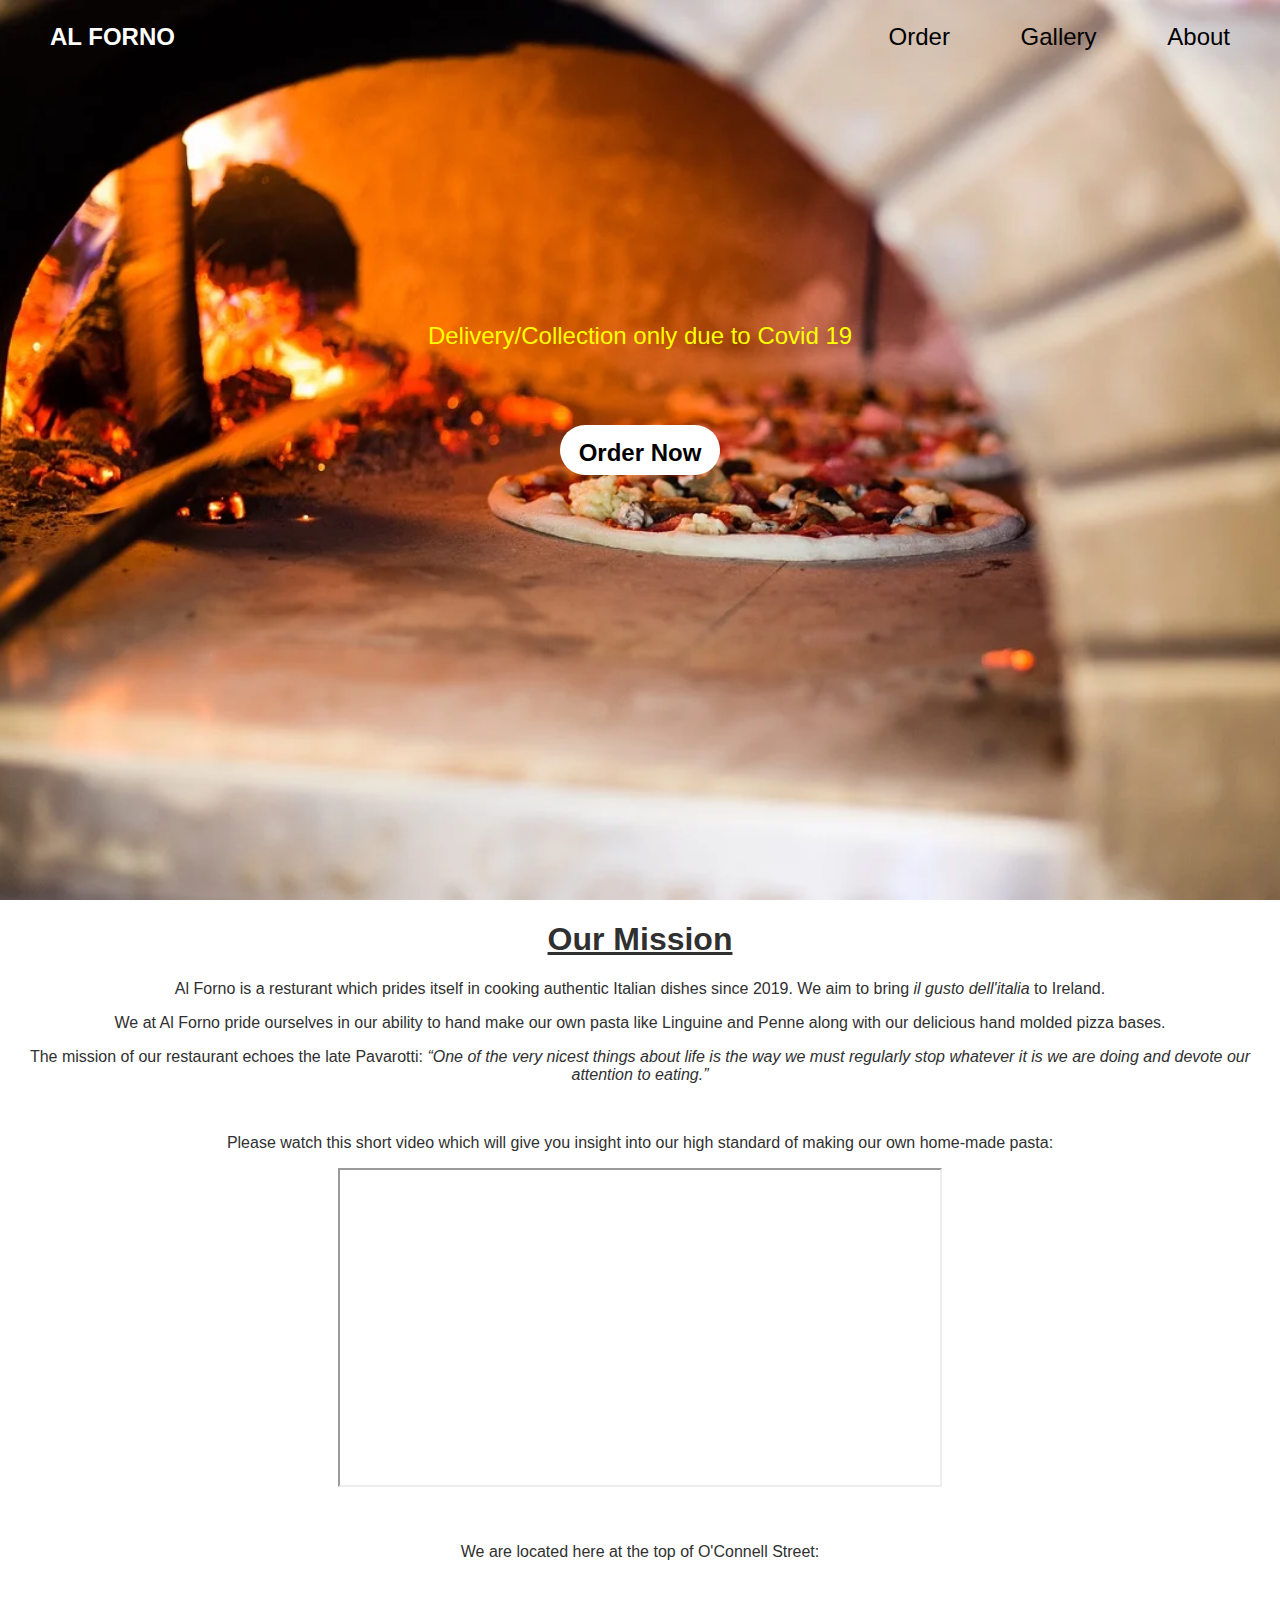
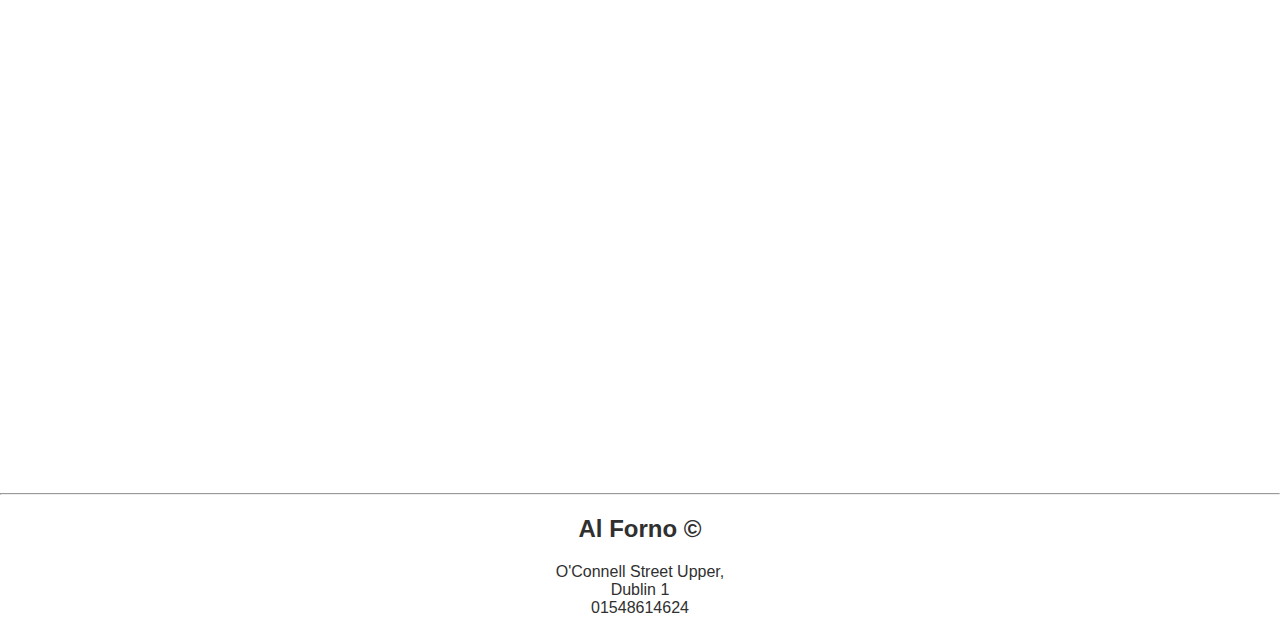
<file: Web_Design_Project,(Al_Forno_Restaurant)/index.html>
<!DOCTYPE html>
<html lang="en">
   <head>
      <meta charset="UTF-8">
      <meta http-equiv="X-UA-Compatible" content="IE=edge">
      <meta name="viewport" content="width=device-width, initial-scale=1.0">
      <!-- Meta data to improve SEO (Search Engine Optimization) -->
      <meta content="Restaurant, Italian, Pasta, Pizza," name="keywords">
      <meta content="Al Forno, the best and most authentic Italian restaurant in Dublin." name="description">
      <!-- Include the style.css file -->
      <link rel="stylesheet" href="style.css">
      <title>Al Forno - Home</title>
      <!-- JavaScript function which brings the user to the resturants order page when the order button is pressed. -->
      <script>
         function go_Order() {
           window.location.href = "order.html";
         }
      </script>
      <!-- CSS for the Covid 19 warning stating that the resturant is only offering collection and delivery at the moment due to restrictions. -->
      <!-- Move the warning statement further up the screen so that it isn't covered by the order button below it. -->
      <style>
         #warning{
            padding-bottom: 20%; 
            color: yellow;
            font-size: 1.5rem;
            text-align:center;
         }
         @media screen and (max-width: 890px) {
            #warning{
               padding-bottom: 40%; 
            }
         }
      </style>
   </head>
   <body>
      <!-- Websites navigation bar. Include hyperlinks to all of the websites html pages. -->
      <nav id='nav'>
         <div class='home group-elements' >
            <a class="nav-element" href="index.html" style="color: white;">AL FORNO</a>
         </div>
         <div class='menus group-elements'>
            <div class="spacing"></div>
            <a class='nav-element' href='order.html'>Order</a>
            <a class='nav-element' href='gallery.html'>Gallery</a>
            <a class='nav-element' href='about.html'>About</a>
         </div>
      </nav>
      <section class='sect-1'>
         <!-- Covid 19 Warning -->
         <div id = "warning"><br>Delivery/Collection only due to Covid 19</div>
         <!-- The order button which brings the user to the resturants order page when pressed.-->
         <h2 style="border-radius: 25px;">
            <button id="orderButton" onclick="go_Order()">Order Now</button>
         </h2>
      </section>
      <section class='sect-2'>
         <!-- The mission/aim of Al Forno as a resturant. -->
         <div id = "mission">
            <h1><u>Our Mission</u></h1>
            <p>Al Forno is a resturant which prides itself in cooking authentic Italian dishes since 2019. We aim to bring <em>il gusto dell'italia</em> to Ireland.</p>
            <p>We at Al Forno pride ourselves in our ability to hand make our own pasta like Linguine and Penne along with our delicious hand molded pizza bases. </p>
            <p>The mission of our restaurant echoes the late Pavarotti: <em>“One of the very nicest things about life is the way we must regularly stop whatever it is we are doing and devote our attention to eating.”</em>
            </p>
            <br>
            <p>Please watch this short video which will give you insight into our high standard of making our own home-made pasta:</p>
            <!-- Include an ifram containing a YouTube which explains how to make pasta from scratch. -->
            <!-- YouTube iframe Source: https://www.youtube.com/embed/YNHqjFyk5gU -->
            <div>
               <iframe class="iframes" width="600" height="315" src="https://www.youtube.com/embed/YNHqjFyk5gU" title="YouTube video player" allow="accelerometer; autoplay; clipboard-write; encrypted-media; gyroscope; picture-in-picture" allowfullscreen></iframe>
            </div>
            <br><br>
            <p>We are located here at the top of O'Connell Street:</p>
            <!-- An ifram which shows the location of Al Forno on the Google Maps. -->
            <!-- iframe source: Google Maps -->
            <iframe class="iframes" src="https://www.google.com/maps/embed?pb=!1m18!1m12!1m3!1d2381.5538859540884!2d-6.262967584161359!3d53.35124157998001!2m3!1f0!2f0!3f0!3m2!1i1024!2i768!4f13.1!3m3!1m2!1s0x48670e869f3ecf2f%3A0x52351ba3ab63e170!2sO&#39;Connell%20Street%20Upper%2C%20Dublin!5e0!3m2!1sen!2sie!4v1617587805854!5m2!1sen!2sie" width="600" height="450" style="border:0;" allowfullscreen="" loading="lazy"></iframe>
            <br><br>
         </div>
      </section>
      <br><br>
      <!-- Website footer containing the resturants name, address and phone number. -->
      <footer style="text-align: center; margin: 0%;">
         <hr>
         <h2>Al Forno &copy;</h2>
         O'Connell Street Upper,<br>
         Dublin 1<br>
         01548614624
         <br><br>
      </footer>
   </body>
</html>
</file>
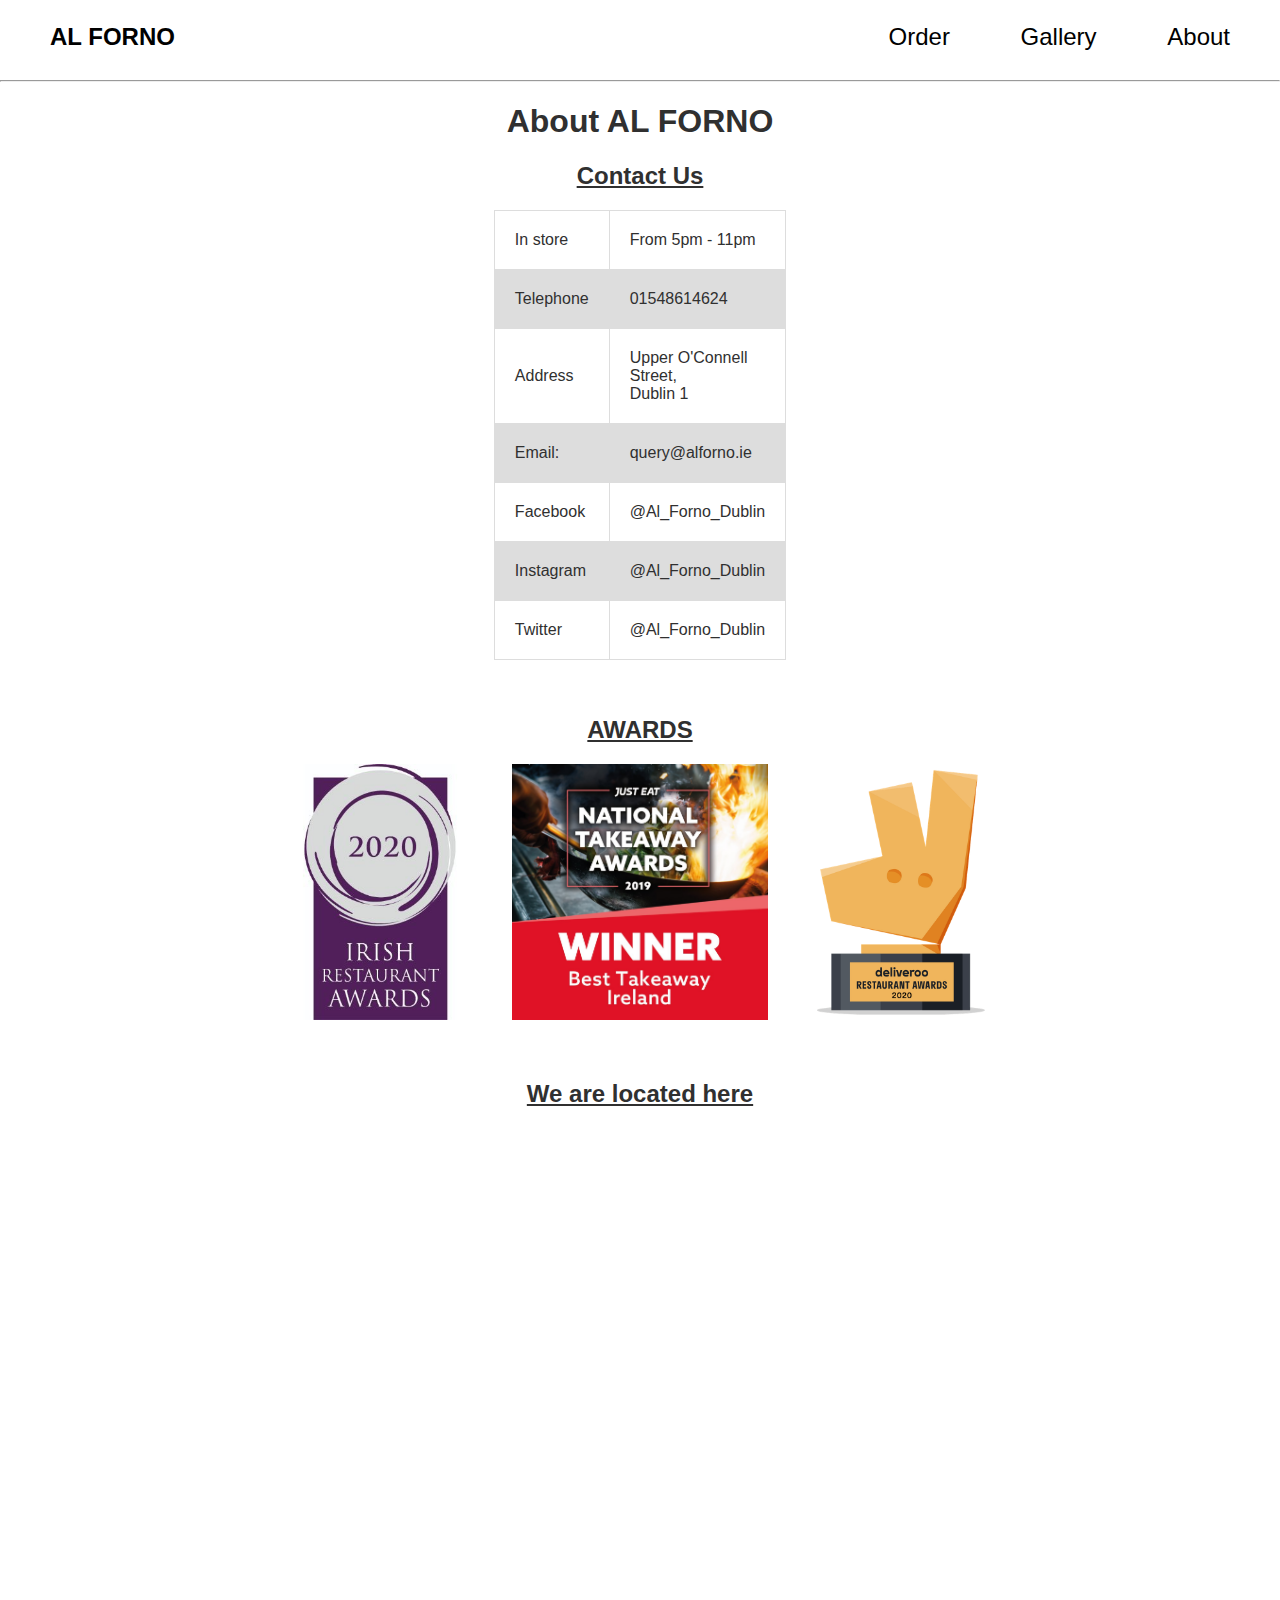
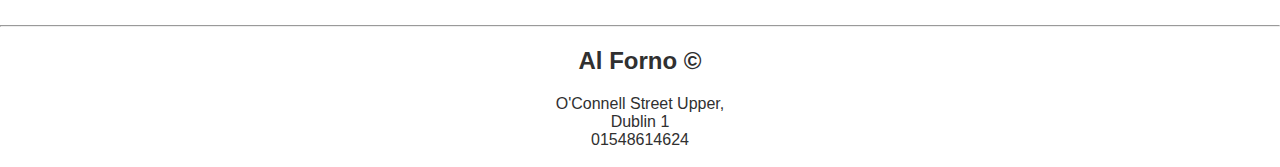
<file: Web_Design_Project,(Al_Forno_Restaurant)/about.html>
<!DOCTYPE html>
<html lang="en">
   <head>
      <meta charset="UTF-8">
      <meta http-equiv="X-UA-Compatible" content="IE=edge">
      <meta name="viewport" content="width=device-width, initial-scale=1.0">
      <!-- Include the style.css file -->
      <link rel="stylesheet" href="style.css">
      <title>Al Forno</title>
   </head>
   <body>
      <!-- Websites navigation bar. Include hyperlinks to all of the websites html pages. -->
      <nav id='nav'>
         <div class='home group-elements'>
            <a class="nav-element" href="index.html">AL FORNO</a>
         </div>
         <div class='menus group-elements'>
            <div class="spacing">
            </div>
            <a class='nav-element' href='order.html'>Order</a>
            <a class='nav-element' href='gallery.html'>Gallery</a>
            <a class='nav-element' href='about.html'>About</a>
         </div>
      </nav>
      <div id="about">
         <br><br><br><br>
         <hr>
         <h1 style="text-align: center;">About AL FORNO</h1>
         <h2 style="text-align: center;"><u>Contact Us</u></h2>
         <!-- Table containing details on how to contact the Al Forno restaurant which is centered in the middle of the page. -->
         <table style="margin: 0 auto;">
            <tr>
               <td>In store</td>
               <td>From 5pm - 11pm</td>
            </tr>
            <tr>
               <td>Telephone</td>
               <td>01548614624</td>
            </tr>
            <tr>
               <td>Address</td>
               <td>Upper O'Connell Street,<br>Dublin 1</td>
            </tr>
            <tr>
               <td>Email:</td>
               <td> query@alforno.ie</td>
            </tr>
            <tr>
               <td>Facebook</td>
               <td>@Al_Forno_Dublin</td>
            </tr>
            <tr>
               <td>Instagram</td>
               <td>@Al_Forno_Dublin</td>
            </tr>
            <tr>
               <td>Twitter</td>
               <td>@Al_Forno_Dublin</td>
            </tr>
         </table>
         <br><br>
         <h2 style="text-align: center;"><u>AWARDS</u></h2>
         <!-- A div containing the images of the awards that the Al Forno retaurant has won. -->
         <div id="awards">
            <!-- Source Used: https://pbs.twimg.com/profile_images/1214546674284138497/M-D3iyxV_400x400.jpg -->
            <img class="award-images" src="media/irish-rest-awards2020.jpg" title="Irish Restaurant Awards 2020" alt="Irish Restaurant Awards 2020">
            <!-- Source Used: https://pbs.twimg.com/media/EO1IIMVXsAAoW04.jpg -->
            <img class="award-images" src="media/just-eat-award2019.jpg" title="National Takeaway Awards 2019 Winner" alt="National Takeaway Awards 2019 Winner">
            <!-- Source Used: https://images.prismic.io/deliveroo-awards/3b5c1ce1-0791-4fde-bf85-a75138aab02d_Deliveroo+Awards+2020.png?auto=compress,format&rect=266,352,1712,1712&w=800&h=800 -->
            <img class="award-images" src="media/deliveroo-rest-award2020.png" title="Deliveroo Restaurant Awards 2020" alt="Deliveroo Restaurant Awards 2020">
         </div>
         <br><br><br>
         <h2 style="text-align: center;"><u>We are located here</u></h2>
         <div id="margin-about">
            <!-- An ifram which shows the location of Al Forno on Google Maps. -->
            <!-- iframe source: Google Maps -->
            <iframe class="iframes" src="https://www.google.com/maps/embed?pb=!1m18!1m12!1m3!1d2381.5538859540884!2d-6.262967584161359!3d53.35124157998001!2m3!1f0!2f0!3f0!3m2!1i1024!2i768!4f13.1!3m3!1m2!1s0x48670e869f3ecf2f%3A0x52351ba3ab63e170!2sO&#39;Connell%20Street%20Upper%2C%20Dublin!5e0!3m2!1sen!2sie!4v1617587805854!5m2!1sen!2sie" width="600" height="450" style="border:0;" allowfullscreen="" loading="lazy"></iframe>
         </div>
      </div>
      <br><br>
      <!-- Website footer containing the resturants name, address and phone number. -->
      <footer style="text-align: center; margin: 0%;">
         <hr>
         <h2>Al Forno &copy;</h2>
         O'Connell Street Upper,<br>
         Dublin 1<br>
         01548614624
         <br><br>
      </footer>
   </body>
</html>
</file>
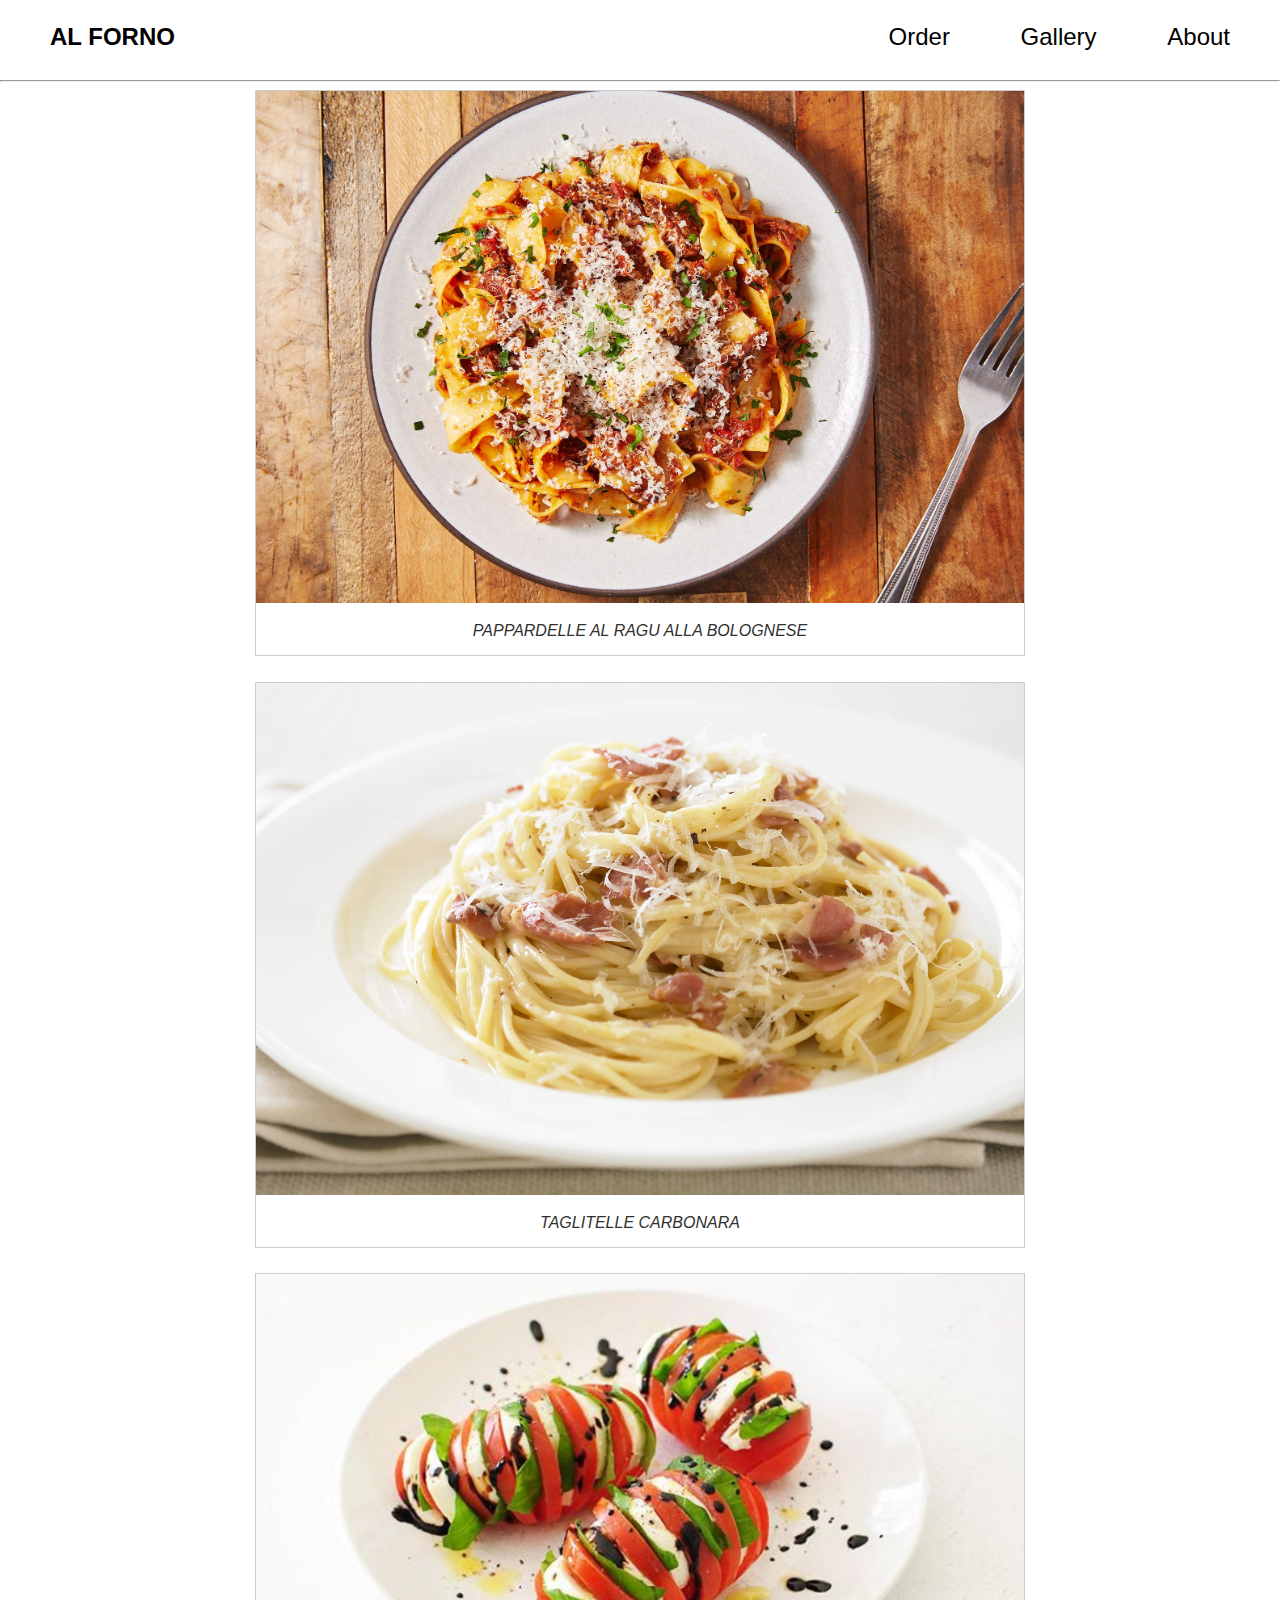
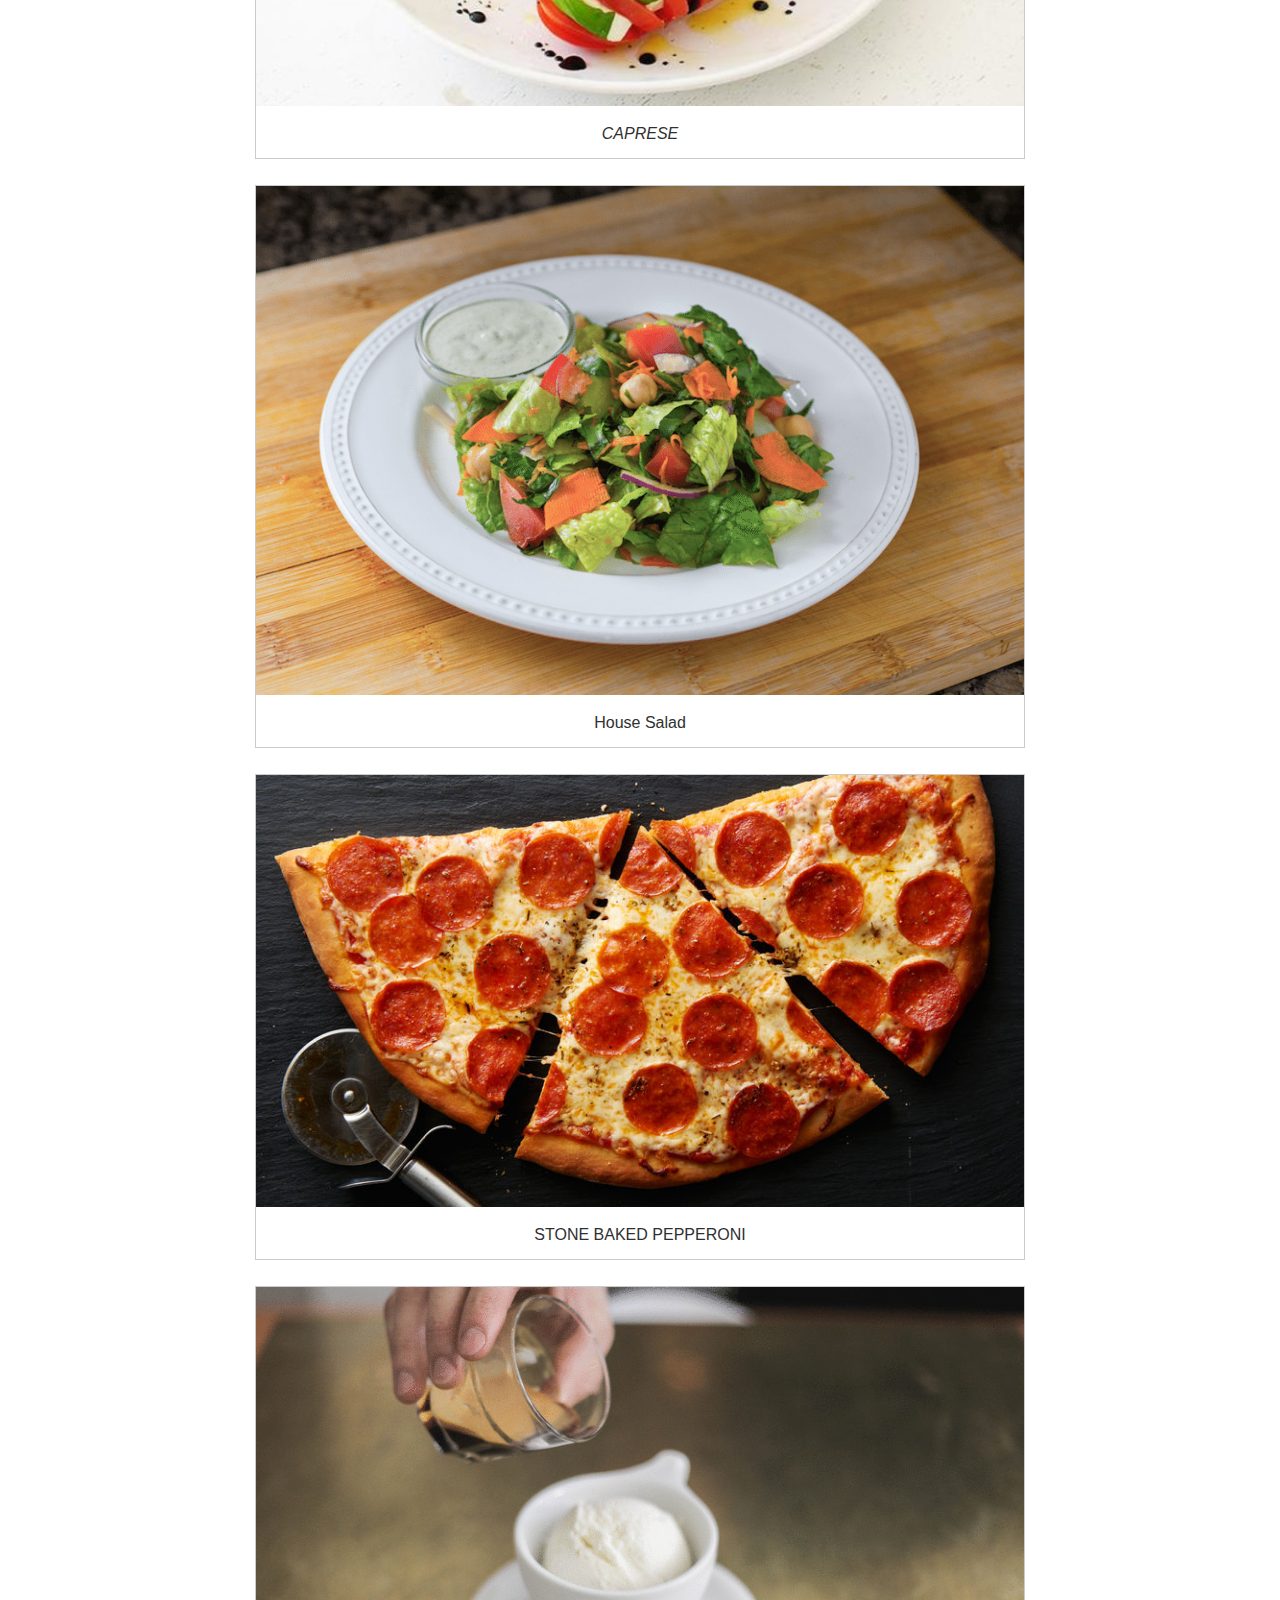
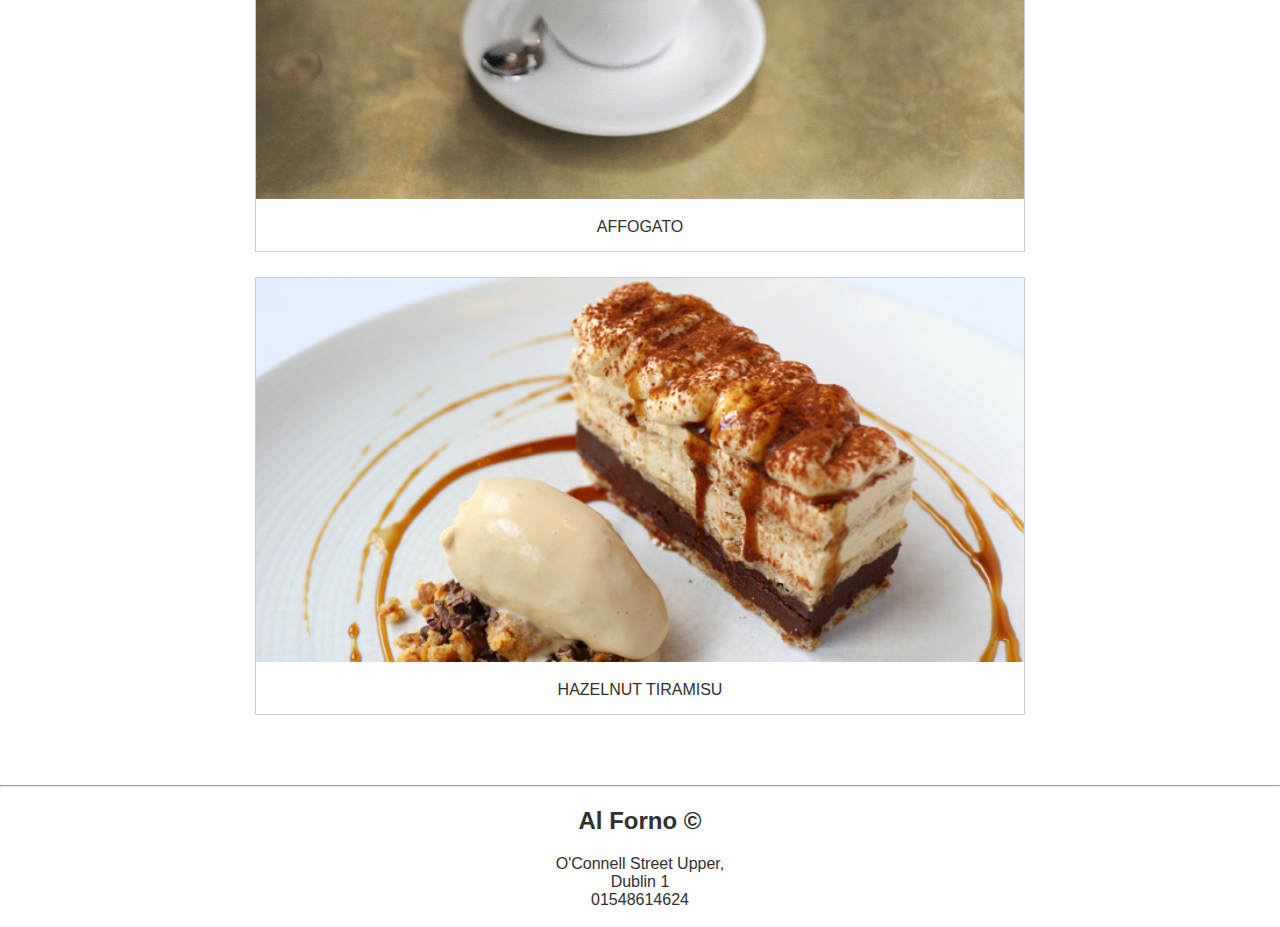
<file: Web_Design_Project,(Al_Forno_Restaurant)/gallery.html>
<!DOCTYPE html>
<html lang="en">
   <head>
      <title>Al Forno - Gallery</title>
      <!-- Include the style.css file -->
      <link rel="stylesheet" href="style.css">
   </head>
   <body>
      <!-- Websites navigation bar. Include hyperlinks to all of the websites html pages. -->
      <nav id='nav'>
         <div class='home group-elements'>
            <a class="nav-element" href="index.html">AL FORNO</a>
         </div>
         <div class='menus group-elements'>
            <div class="spacing">
            </div>
            <a class='nav-element' href='order.html'>Order</a>
            <a class='nav-element' href='gallery.html'>Gallery</a>
            <a class='nav-element' href='about.html'>About</a>
         </div>
      </nav>
      <!-- Div containing all the images of the different food items that Al Forno offers -->
      <div id="gallery">
         <br><br><br><br>
         <hr>
         <div class="pictures">
            <!-- Add a hyperlink on the image so that the user can click on the image to enlarge it in a new window. --> 
            <!-- Set target="_blank" to open the image in a new window when clicked. -->
            <!-- Source used: https://hips.hearstapps.com/hmg-prod.s3.amazonaws.com/images/delish-190829-beef-ragout-0038-landscape-pf-1568394548.jpg -->
            <a target="_blank" href="media/beef-ragu.jpg">
               <!-- In the image tag add the source along with an alt attribute so that if the image doesn't load a piece of text will say what the image should be.--> <!-- Add a title attribute so that when the user hovers their mouse over the image the name of the dish will be displayed. -->
               <img src="media/beef-ragu.jpg" alt="PAPPARDELLE AL RAGU ALLA BOLOGNESE" title="PAPPARDELLE AL RAGU ALLA BOLOGNESE" width="600" height="400">
            </a>
            <!-- A div containing the caption of each image which displays the name of the dish. -->
            <div class="caption"><em>PAPPARDELLE AL RAGU ALLA BOLOGNESE</em></div>
         </div>
         <div class="pictures">
            <!-- Soucre Used: https://img.taste.com.au/86bOXAkG/taste/2016/11/carbonara-sauce-28894-1.jpeg -->
            <a target="_blank" href="media/carbonara.jpg">
            <img src="media/carbonara.jpg" alt="Carbonara" title="Carbonara" width="600" height="400">
            </a>
            <div class="caption"><em>TAGLITELLE CARBONARA</em></div>
         </div>
         <div class="pictures">
            <!-- Source Used: https://images-gmi-pmc.edge-generalmills.com/7e33c04e-887d-4a6d-80cb-af1f68e2efb9.jpg -->
            <a target="_blank" href="media/caprese.jpg">
            <img src="media/caprese.jpg" alt="Caprese" title="Caprese" width="600" height="400">
            </a>
            <div class="caption"><em>CAPRESE</em></div>
         </div>
         <div class="pictures">
            <!-- Source Used: https://thewateringmouth.com/wp-content/uploads/2016/05/Screen-Shot-2016-05-10-at-8.24.33-PM.png -->
            <a target="_blank" href="media/house-salad.png">
            <img src="media/house-salad.png" alt="House Salad" title="House Salad" width="600" height="400">
            </a>
            <div class="caption">House Salad</div>
         </div>
         <div class="pictures">
            <!-- Source Used: https://images-gmi-pmc.edge-generalmills.com/2be21b08-c898-453d-9599-3bbb319a72f4.jpg -->
            <a target="_blank" href="media/pep-pizza.jpg">
            <img src="media/pep-pizza.jpg" alt="Stonebaked Pepperoni Pizza" title="Stonebaked Pepperoni Pizza" width="600" height="400">
            </a>
            <div class="caption">STONE BAKED PEPPERONI</div>
         </div>
         <div class="pictures">
            <!-- Source Used: https://www.pinterest.ie/pin/262053272043086217/ -->
            <a target="_blank" href="media/affogato.png">
            <img src="media/affogato.gif" alt="Affogato" title="Affogato" width="600" height="400">
            </a>
            <div class="caption">AFFOGATO</div>
         </div>
         <div class="pictures">
            <!-- Source Used: https://www.feastnorfolkmagazine.co.uk/wp-content/uploads/2019/05/Tiramisu.jpg -->
            <a target="_blank" href="media/tiramisu.jpg">
            <img src="media/tiramisu.jpg" alt="Hazelnut Tiramisu" title="Hazelnut Tiramisu" width="600" height="400">
            </a>
            <div class="caption">HAZELNUT TIRAMISU</div>
         </div>
      </div>
      <br><br>
      <!-- Website footer containing the resturants name, address and phone number. -->
      <footer style="text-align: center; margin: 0%;">
         <hr>
         <h2>Al Forno &copy;</h2>
         O'Connell Street Upper,<br>
         Dublin 1<br>
         01548614624
         <br><br>
      </footer>
   </body>
</html>
</file>
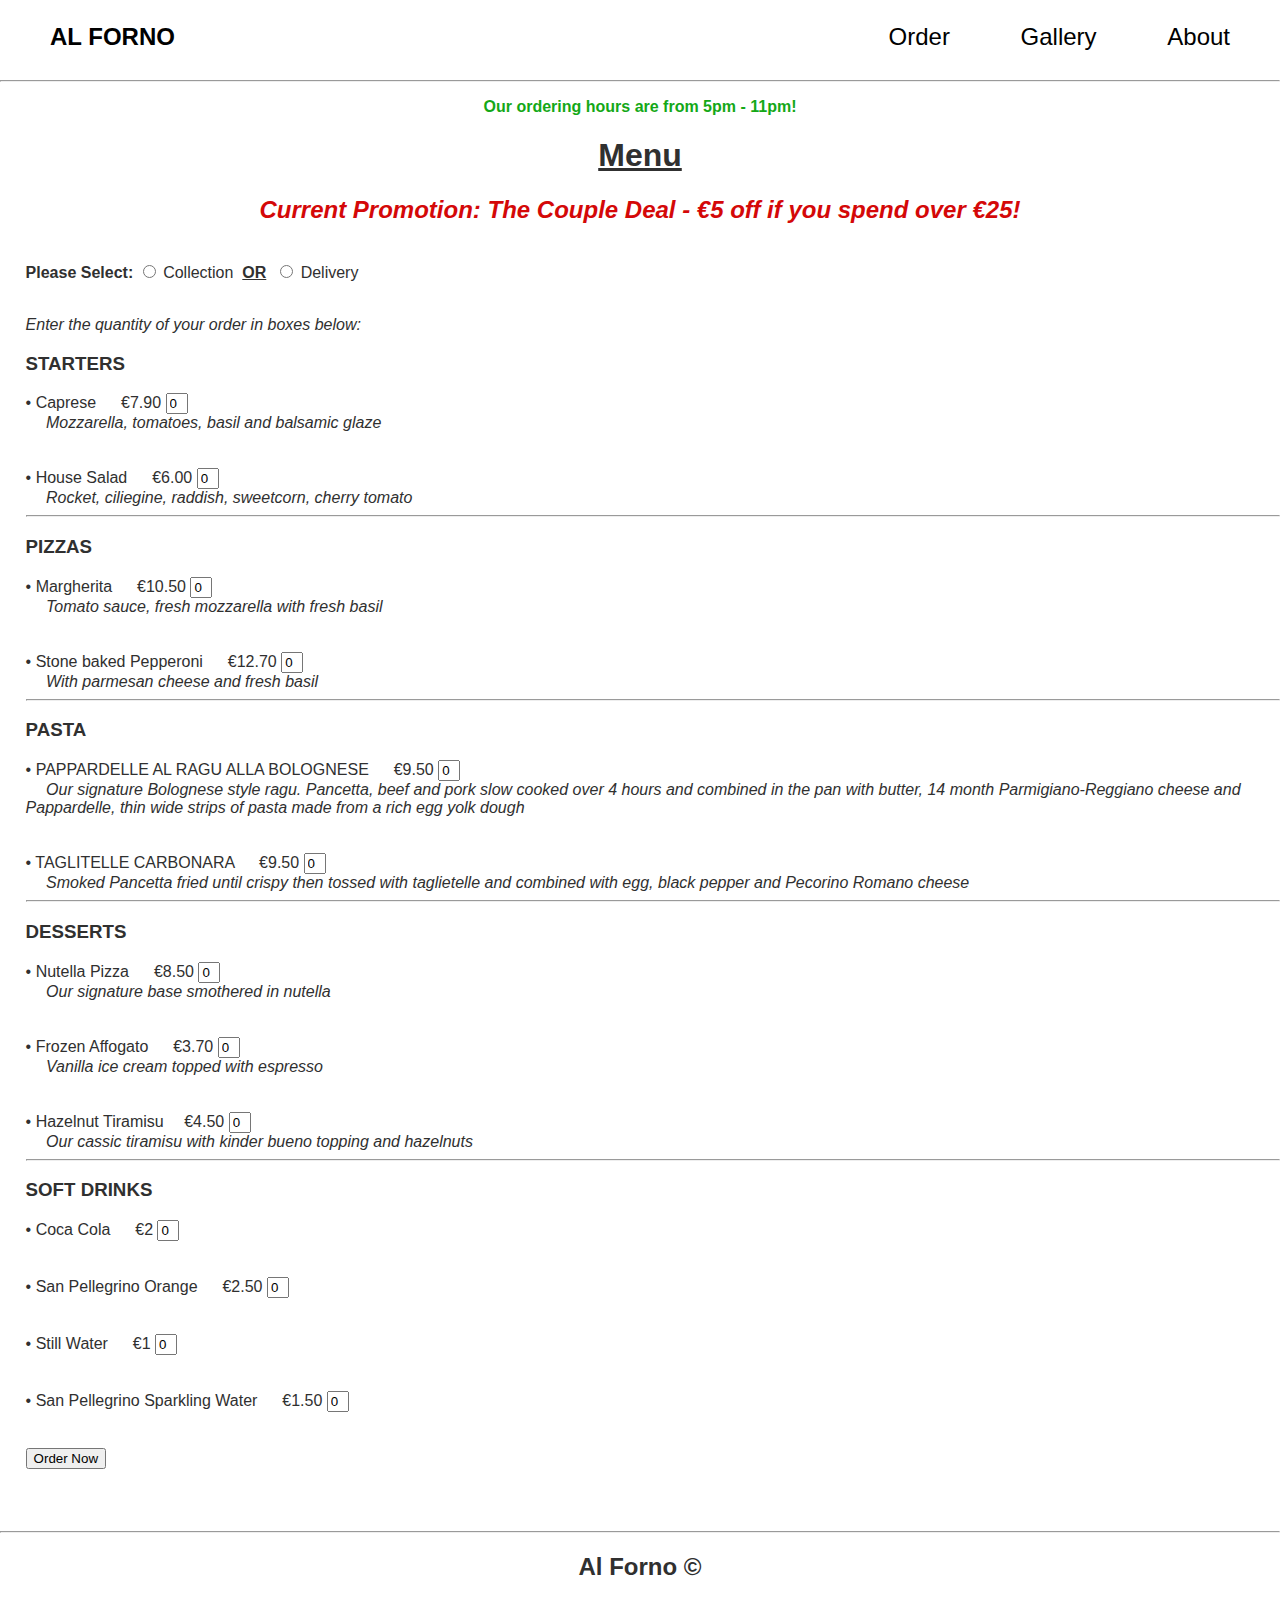
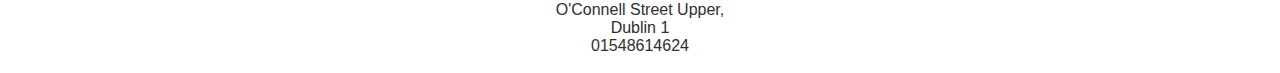
<file: Web_Design_Project,(Al_Forno_Restaurant)/order.html>
<!DOCTYPE html>
<html lang="en">
   <head>
      <meta charset="UTF-8">
      <meta http-equiv="X-UA-Compatible" content="IE=edge">
      <meta name="viewport" content="width=device-width, initial-scale=1.0">
      <!-- Include the style.css file along with the order.js file which process the user's order. -->
      <link rel="stylesheet" href="style.css">
      <script src="restaurant-order.js"></script>
      <title>Al Forno - Order</title>
   </head>
   <body>
      <!-- Websites navigation bar. Include hyperlinks to all of the websites html pages. -->
      <nav id='nav'>
         <div class='home group-elements'>
            <a class="nav-element" href="index.html">AL FORNO</a>
         </div>
         <div class='menus group-elements'>
            <div class="spacing">
            </div>
            <a class='nav-element' href='order.html'>Order</a>
            <a class='nav-element' href='gallery.html'>Gallery</a>
            <a class='nav-element' href='about.html'>About</a>
         </div>
      </nav>
      <!-- All Forno Restaurant Menu -->
      <div id="order">
         <br><br><br><br>
         <hr>
         <p style="color:rgb(20,168,23); text-align: center;"><strong>Our ordering hours are from 5pm - 11pm!</strong></p>
         <h1 style="text-align: center;"><u>Menu</u></h1>
         <h2 style="text-align: center; color: #d40808;"><em>Current Promotion: The Couple Deal - €5 off if you spend over €25!</em></h2>
         <div id="menus" style="margin-left: 2%;">
            <br>
            <!-- Use a form to allow the user to select items from the menu -->
            <!-- Include text boxes so that the user can enter how much of each item they would like to order -->
            <form id="menu">
               <strong>Please Select:</strong>
               <input type="radio" name="order_type" id="collection">
               <label for="collection">Collection</label>
               <strong>&nbsp;<u>OR</u>&nbsp;</strong>
               <input type="radio" name="order_type" id="delivery">
               <label for="delivery">Delivery</label>
               <p><br><em>Enter the quantity of your order in boxes below: </em></p>
               <h3>STARTERS</h3>
               <label for="caprese">&bullet; Caprese &emsp; €7.90 </label>
               <input type="text" id="caprese" class="quantity-box" value="0">
               <br><em>&emsp; Mozzarella, tomatoes, basil and balsamic glaze</em>
               <br><br><br>
               <label for="salad">&bullet; House Salad &emsp; €6.00 </label>
               <input type="text" id="salad" class="quantity-box" value="0">
               <br><em>&emsp; Rocket, ciliegine, raddish, sweetcorn, cherry tomato</em>
               <hr>
               <h3>PIZZAS</h3>
               <label for="margherita-p">&bullet; Margherita &emsp; €10.50</label>
               <input type="text" id="margherita-p" class="quantity-box" value="0">
               <br><em>&emsp; Tomato sauce, fresh mozzarella with fresh basil</em>
               <br><br><br>
               <label for="pepperoni-p">&bullet; Stone baked Pepperoni &emsp; €12.70</label>
               <input type="text" id="pepperoni-p" class="quantity-box" value="0">
               <br><em>&emsp; With parmesan cheese and fresh basil</em>
               <hr>
               <h3>PASTA</h3>
               <label for="ragu">&bullet; PAPPARDELLE AL RAGU ALLA BOLOGNESE &emsp; €9.50</label>
               <input type="text" id="ragu" class="quantity-box" value="0">
               <br><em>&emsp; Our signature Bolognese style ragu.  Pancetta, beef and pork slow cooked over 4 hours and combined in the pan with butter, 14 month Parmigiano-Reggiano cheese and Pappardelle, thin wide strips of pasta made from a rich egg yolk dough</em><br><br><br>
               <label for="carbonara">&bullet; TAGLITELLE CARBONARA &emsp; €9.50</label>
               <input type="text" id="carbonara" class="quantity-box" value="0">
               <br><em>&emsp; Smoked Pancetta fried until crispy then tossed with taglietelle and combined with egg, black pepper and Pecorino Romano cheese</em>
               <hr>
               <h3>DESSERTS</h3>
               <label for="nutella_p">&bullet; Nutella Pizza &emsp; €8.50</label>
               <input type="text" id="nutella_p" class="quantity-box" value="0">
               <br><em>&emsp; Our signature base smothered in nutella</em><br><br><br>
               <label for="affogato">&bullet; Frozen Affogato &emsp; €3.70</label>
               <input type="text" id="affogato" class="quantity-box" value="0">
               <br><em>&emsp; Vanilla ice cream topped with espresso</em><br><br><br>
               <label for="tiramisu">&bullet; Hazelnut Tiramisu&emsp; €4.50</label>
               <input type="text" id="tiramisu" class="quantity-box" value="0">
               <br><em>&emsp; Our cassic tiramisu with kinder bueno topping and hazelnuts</em>
               <hr>
               <h3>SOFT DRINKS</h3>
               <label for="coke">&bullet; Coca Cola &emsp; €2</label>
               <input type="text" id="coke" class="quantity-box" value="0"><br><br><br>
               <label for="san-orange">&bullet; San Pellegrino Orange &emsp; €2.50</label>
               <input type="text" id="san-orange" class="quantity-box" value="0"><br><br><br>
               <label for="water">&bullet; Still Water &emsp; €1</label>
               <input type="text" id="water" class="quantity-box" value="0"><br><br><br>
               <label for="sparkling-water">&bullet; San Pellegrino Sparkling Water &emsp; €1.50</label>
               <input type="text" id="sparkling-water" class="quantity-box" value="0">
            </form>
            <!-- When the button with the id orderNow is pressed a JavaScript function will ouput the total cost of the user' order into the div with the id order_info. -->
            <br><br><button id="orderNow">Order Now</button><br>
            <div id="order_info"></div>
            <br>
            <!-- Ask the user to enter some details such as their name and phone number to confirm their order which will be read from in the order_confirm.php file. -->
            <div id="collection_info" style="display: none;">
               <strong>Enter the following details to confirm your order! :</strong><br><br>
               <form action="order_confirmation.php" method="get">
                  <label for="name">*First Name:</label>
                  <input type="text" name="name" id="name"><br><br>
                  <label for="phone_num">*Phone Number:</label>
                  <input type="text" id="phone_num"><br><br>
                  <label for="email">Email:</label>
                  <input type="text" id="email"> (Optional)<br><br>
                  <div id="delivery_info" style="display: none;">
                     <label for="address1">Address: <br><br>Line 1:</label>
                     <input type="text" id="address1"><br><br>
                     <label for="address2">Line 2:</label>
                     <input type="text" id="address2"><br><br>
                     <label for="address_town">Town:</label>
                     <input type="text" id="address_town"><br><br>
                     <label for="address_city_county">City/County</label>
                     <input type="text" id="address_city_county"><br><br>
                     <label for="address_code">Eircode</label>
                     <input type="text" id="address_code"><br><br>
                  </div>
                  <div id="payment_info">
                     <br>
                     <strong>Enter the following payment information: </strong><br><br>
                     <strong>Please Select:</strong>
                     <label for="visa_payment">VISA</label>
                     <input type="radio" name="payment_type" id="visa_payment">
                     <strong>&nbsp;<u>OR</u>&nbsp;</strong>
                     <label for="mastercard_payment">MASTERCARD</label>
                     <input type="radio" name="payment_type" id="mastercard_payment">
                     <strong>&nbsp;<u>OR</u>&nbsp;</strong>
                     <label for="cash_payment">CASH</label>
                     <input type="radio" name="payment_type" id="cash_payment">
                     (ignore card information for cash payments)<br><br>
                     <label for="cardholder_name">Cardholder Name:</label>
                     <input type="text" id="cardholder_name"><br><br>
                     <label for="card_Num">Card Number:</label>
                     <input type="text" id="card_Num"><br><br>
                     <label for="exp_date">Expiry Date:</label>
                     <input type="text" id="exp_date"><br><br>
                     <label for="cvv">CVV:</label>
                     <input type="text" id="cvv"><br><br>
                  </div>
                  <br><label for="time">When do you want to collect your order?</label>
                  <select id="time" name="time">
                     <option value="ASAP">ASAP</option>
                     <option value="1 hour">1 Hour</option>
                     <option value="2 hours">2 Hours</option>
                     <option value="3 hours">3 Hours</option>
                     <option value="4 hours">4 Hours</option>
                     <option value="5 hours">5 Hours</option>
                  </select>
                  <br><br><br>
                  <input type="submit" value="Confirm Order" id="confirm_order" >
               </form>
               <br><br><br><br>
            </div>
         </div>
      </div>
      <br><br>
      <!-- Website footer containing the restaurant's name, address and phone number. -->
      <footer style="text-align: center; margin: 0%;">
         <hr>
         <h2>Al Forno &copy;</h2>
         O'Connell Street Upper,<br>
         Dublin 1<br>
         01548614624
         <br><br>
      </footer>
   </body>
</html>
</file>
<file: Web_Design_Project,(Al_Forno_Restaurant)/style.css>
/* CSS for the Al Forno Italian Restaurant Website */


/* The CSS for this website uses a combination of adaptive and fluid layout styles creates a responsive layout throughout the website. */


/* CSS for the body tag in all the html pages in this website */

body {
	padding: 0;
	margin: 0;
	/* Set the font type to arial */
	font-family: Arial, sans-serif;
	color: #303030;
}


/* CSS for the navigation bar */

nav {
	/* Use a series of percentages as part of a fluid layout for heights, widths, padding and margins for various items on the website. */
	/* This will allow items to take up the same amount of space on each device. */
	width: 100%;
	display: flex;
	justify-content: space-between;
	align-items: center;
	position: absolute;
	top: -3%;
	color: black;
	font-size: 1.5rem;
}


/* Set the home element on the navbar to bold font as it emphases that its the main home page link. */

nav .home {
	font-weight: bold;
}

nav div.group-elements {
	padding: 50px;
}

a.nav-element {
	text-decoration: none;
	color: inherit;
	border-bottom: 3px solid rgba(0, 0, 0, 0);
}

a.nav-element:hover {
	border-bottom: 3px solid #303030;
}

.group-elements.menus .nav-element:not(:first-child) {
	margin-left: 4rem;
}


/* CSS for the index.html page */


/* Split the homepage into two sections, one section for a big image and the other for information about the restaurant. */

section {
	height: 100vh;
	background-repeat: no-repeat;
	background-size: cover;
	background-position: center;
	display: flex;
	justify-content: center;
	align-items: center;
}


/* Set the background wallpaper for the top section of the homepage. */

section.sect-1 {
	/* Pizza Oven Image Source: https://cdn.pixabay.com/photo/2017/07/25/09/08/pizza-oven-2537308_1280.jpg */
	background-image: url(media/pizza-oven.jpeg);
}

section.sect-2 {
	display: inline;
}


/* Inline the text to the center in the mission section of the homepage. */

#mission {
	text-align: center;
}


/* The order button is center in the first section on the homepage and brings you to the order menu in order.html when clicked. */

#orderButton {
	background-color: Transparent;
	background-repeat: no-repeat;
	border: none;
	/* Set the cursor to pointer to inform the user that its a button. */
	cursor: pointer;
	overflow: hidden;
	font-weight: bold;
	font-size: 1.5rem;
}

section h2 {
	position: absolute;
	height: 1%;
	width: auto;
	padding: 1%;
	background-color: #fff;
	font-weight: bold;
	border-bottom: 1rem solid white;
}


/* CSS for the order.html page */


/* The size of the text box for inputting the quantity of each item that you want in the order.html page. */

.quantity-box {
	width: 14px;
}


/* CSS for the gallery.html page */


/* The pictures div in the gallery.html page. */

div.pictures {
	/* Centre the images to the middle of the screen. */
	margin: 0 auto;
	margin-bottom: 2%;
	border: 1px solid #ccc;
	width: 60%;
}


/* Add a border around a picture if the user hovers of it */

div.pictures:hover {
	border: 1px solid #777;
}

div.pictures img {
	width: 100%;
	height: auto;
}


/* Inline the caption for it picture in the centre and below the picture. */

.caption {
	padding: 15px;
	text-align: center;
}


/* The webites footer */

footer {
	margin: 2%;
}


/* CSS for the about.html page */


/* The table contains the information on how to contact the restaurant. */

table {
	font-family: arial, sans-serif;
	border-collapse: collapse;
	width: 18%;
}

td {
	border: 1px solid #dddddd;
	text-align: left;
	padding: 20px;
}


/* Change the colour of every second row to grey for stylish purposes. */

tr:nth-child(even) {
	background-color: #dddddd;
}

#margin-about {
	text-align: center;
}


/* Set the width of each award image to 20% */

.award-images {
	width: 20%;
	transition: transform 5s;
}


/* Inline the images in the about.html section of the website. */

#awards {
	display: inline-block;
	text-align: center;
}


/* When the user hovers of one of the images of the awards, increase their size */

.award-images:hover {
	-ms-transform: scale(1.5);
	-webkit-transform: scale(1.5);
	transform: scale(1.5);
}


/* Adjust the size and position for the html elements for compatibility with smaller devices. */


/* This is part of an adaptive layout */

@media screen and (max-width: 890px) {
	
	nav {
		top: -5%;
	}

	nav div.group-elements {
		margin-left: -5%;
	}

	nav div.group-elements {
		padding: 60px;
	}

	#mission {
		padding-left: 2%;
		padding-right: 2%;
	}

	#order {
		padding-top: 10%;
		margin-left: 4%;
		margin-right: 4%;
	}

	#gallery {
		padding-top: 10%;
	}

	#about {
		padding-top: 10%;
	}

	.iframes {
		width: 400px;
	}

	.award-images {
		width: 32%;
	}

	/* End the increase in size of the award images when they are hovered over on a smaller screen. */
	.award-images:hover {
		transform: none;
	}
	
}
</file>
